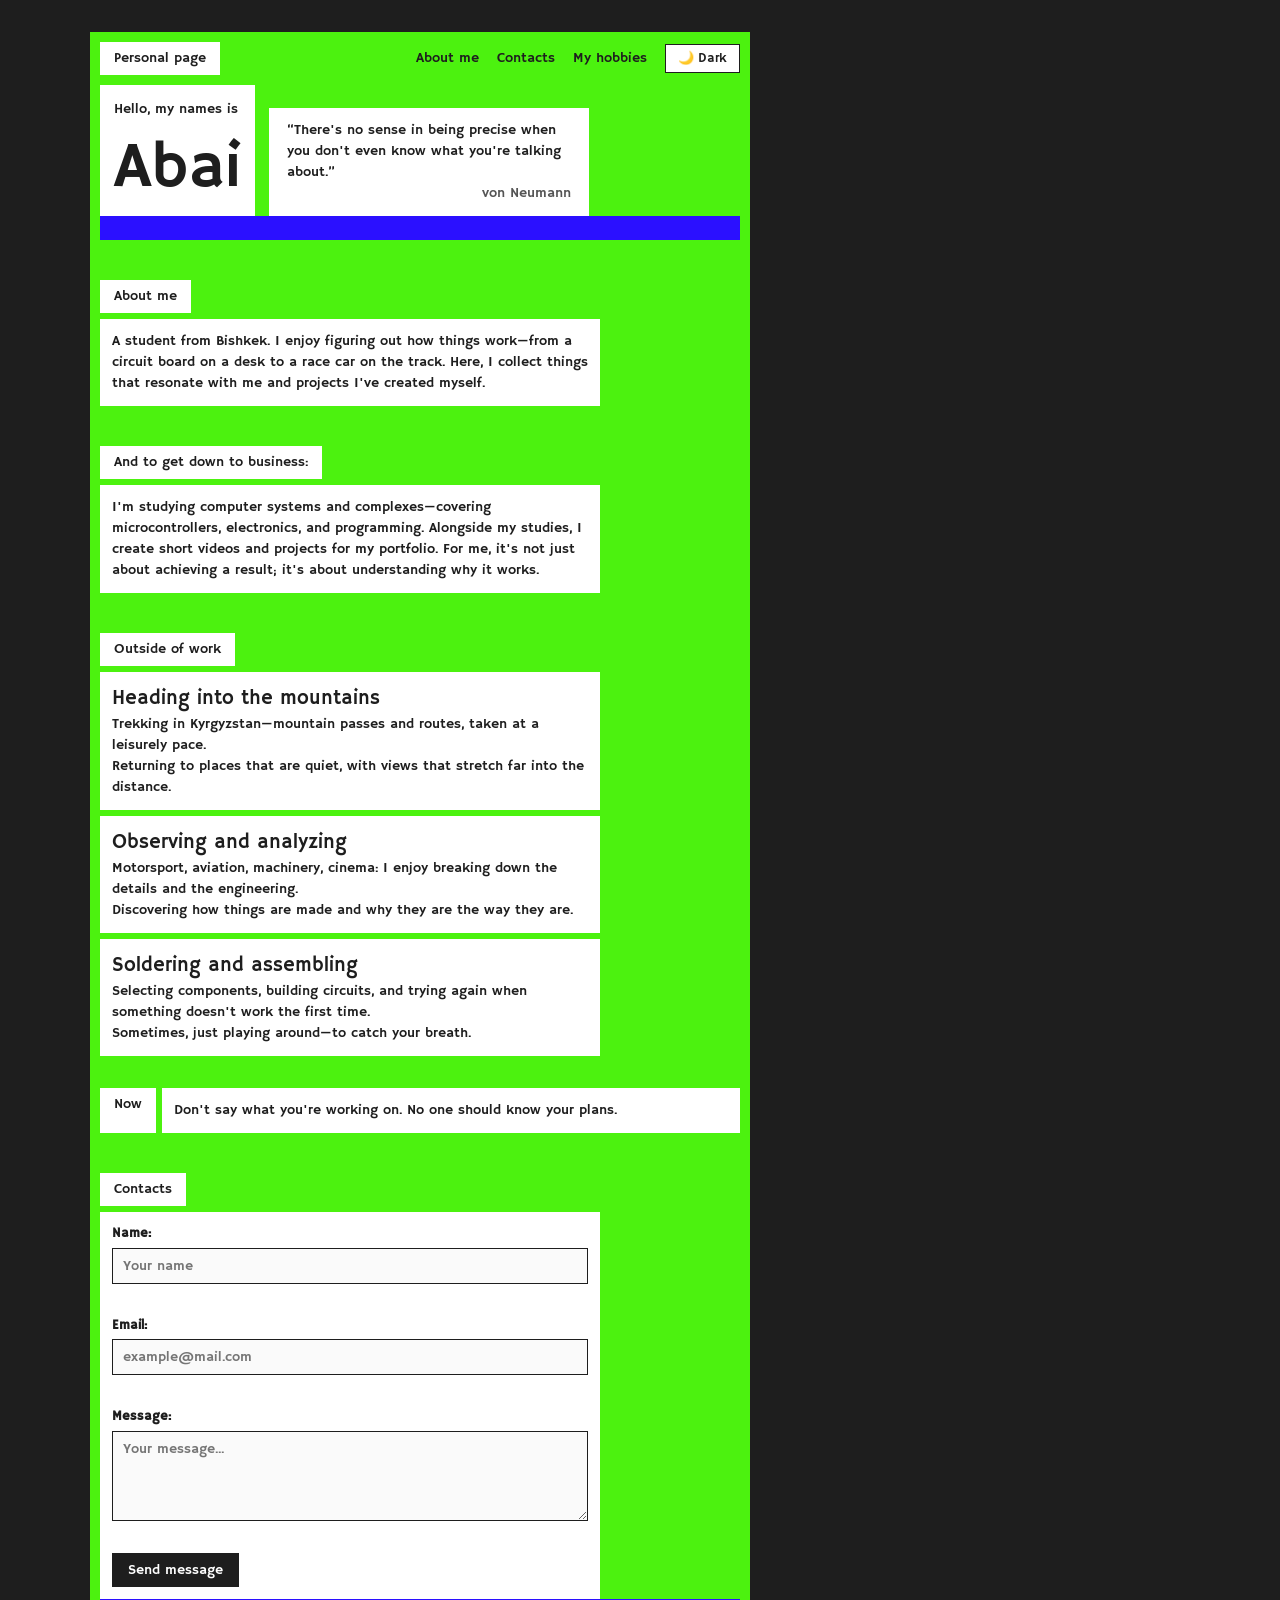
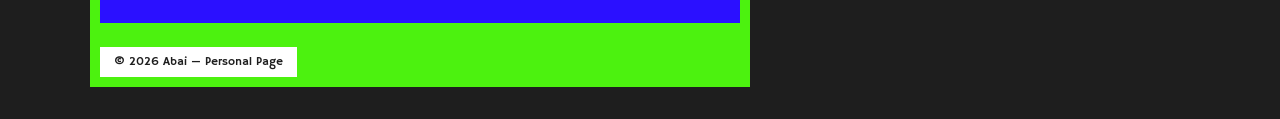
<file: index.html>
<!DOCTYPE html>
<html lang="en">
<head>
  <link rel="icon" type="image/png" href="InShot_20261106_102107932.jpg">
  <meta charset="UTF-8">
  <meta name="viewport" content="width=device-width, initial-scale=1.0">
  <meta name="description" content="Personal page of Abai — student from Bishkek.">
  <title>Abai — Personal page</title>
  <link rel="preconnect" href="https://fonts.googleapis.com">
  <link rel="preconnect" href="https://fonts.gstatic.com" crossorigin>
  <link rel="stylesheet" href="https://fonts.googleapis.com/css2?family=Hammersmith+One&display=swap">
  <link rel="stylesheet" href="abai.css">
  <script src="abai.js" defer></script>
</head>
<body>
  <div class="page">

    <div class="panel">
      <header id="top">
        <h2 class="tag">Personal page</h2>
        <nav aria-label="Main navigation">
          <a href="#about">About me</a>
          <a href="#contacts">Contacts</a>
          <a href="#hobbies">My hobbies</a>
          <button id="theme-toggle" class="tag theme-btn" type="button" aria-label="Toggle theme">🌙 Dark</button>
        </nav>
      </header>

      <main>
        <section class="hero">
          <div class="hello">
            <p>Hello, my names is</p>
            <h1>Abai</h1>
          </div>
          <blockquote>
            <p>“There's no sense in being precise when you don't even know what you're talking about.”</p>
            <p><cite>von Neumann</cite></p>
          </blockquote>
        </section>
        <hr class="bar">

        <section class="section about" id="about">
          <h2 class="tag">About me</h2>
          <p class="box">
            A student from Bishkek. I enjoy figuring out how things work—from a circuit board on a desk to a race car on the track. Here, I collect things that resonate with me and projects I've created myself.
          </p>
        </section>

        <section class="section">
          <h2 class="tag">And to get down to business:</h2>
          <p class="box">
            I'm studying computer systems and complexes—covering microcontrollers, electronics, and programming. Alongside my studies, I create short videos and projects for my portfolio. For me, it's not just about achieving a result; it's about understanding why it works.
          </p>
        </section>

        <section class="section">
          <h2 class="tag">Outside of work</h2>
          <article class="box">
            <h3>Heading into the mountains</h3>
            <p>Trekking in Kyrgyzstan—mountain passes and routes, taken at a leisurely pace.<br>
              Returning to places that are quiet, with views that stretch far into the distance.</p>
          </article>
          <article class="box">
            <h3>Observing and analyzing</h3>
            <p>Motorsport, aviation, machinery, cinema: I enjoy breaking down the details and the engineering.<br>
              Discovering how things are made and why they are the way they are.</p>
          </article>
          <article class="box">
            <h3>Soldering and assembling</h3>
            <p>Selecting components, building circuits, and trying again when something doesn't work the first time.<br>
              Sometimes, just playing around—to catch your breath.</p>
          </article>
        </section>

        <section class="now">
          <h2 class="tag">Now</h2>
          <p class="box">Don't say what you're working on. No one should know your plans.</p>
        </section>

        <section class="section contacts" id="contacts">
          <h2 class="tag">Contacts</h2>
          <div class="box">
            <form id="contact-form" novalidate>
              <div class="form-group">
                <label for="name">Name:</label>
                <input type="text" id="name" name="name" placeholder="Your name" required>
                <span class="error-text" id="name-error"></span>
              </div>
              <div class="form-group">
                <label for="email">Email:</label>
                <input type="email" id="email" name="email" placeholder="example@mail.com" required>
                <span class="error-text" id="email-error"></span>
              </div>
              <div class="form-group">
                <label for="message">Message:</label>
                <textarea id="message" name="message" rows="4" placeholder="Your message..." required></textarea>
                <span class="error-text" id="message-error"></span>
              </div>
              <button type="submit" class="tag btn-submit">Send message</button>
              <p id="form-success" class="success-message" aria-live="polite"></p>
            </form>
          </div>
        </section>
      </main>

      <hr class="bar">

      <footer>
        <p class="tag">© 2026 Abai — Personal Page</p>
      </footer>
    </div>

    <aside id="hobbies" aria-label="My hobbies">
      <div class="aside-top">
        <h2 class="label">hobbies</h2>
        <a class="label" href="#top">close ×</a>
      </div>

      <a href="Aviation.html">
        <figure>
          <img src="aviation.jpg" alt="Passenger airliner on the apron" width="400" height="267">
          <figcaption class="label">Aviation</figcaption>
        </figure>
      </a>

      <a href="Motorsport.html">
        <figure>
          <img src="motorsport.jpg" alt="Formula 1 cars at the race start" width="400" height="267">
          <figcaption class="label">Motorsport</figcaption>
        </figure>
      </a>

      <a href="Technique.html">
        <figure>
          <img src="technique.jpg" alt="Smartphone cameras close-up" width="400" height="267">
          <figcaption class="label">technique</figcaption>
        </figure>
      </a>
    </aside>

  </div>

  <button id="back-to-top" class="tag back-to-top" type="button" aria-label="Back to top">↑ Top</button>
</body>
</html>
</file>
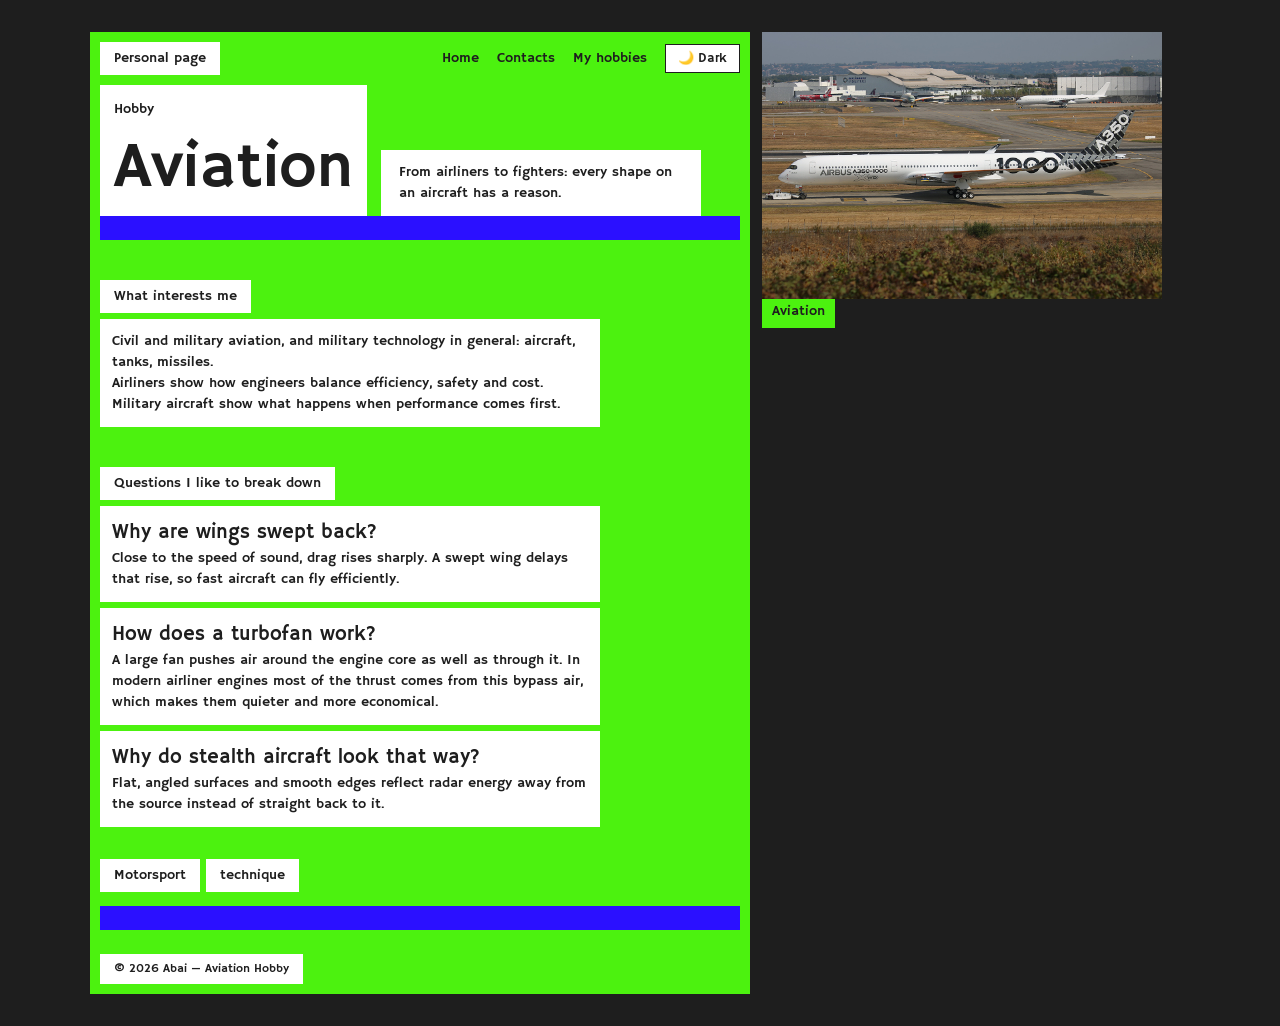
<file: Aviation.html>
<!DOCTYPE html>
<html lang="en">
<head>
  <meta charset="UTF-8">
  <meta name="viewport" content="width=device-width, initial-scale=1.0">
  <meta name="description" content="Abai — aviation: airliners, fighters and the engineering behind flight.">
  <title>Aviation — Abai</title>
  <link rel="preconnect" href="https://fonts.googleapis.com">
  <link rel="preconnect" href="https://fonts.gstatic.com" crossorigin>
  <link rel="stylesheet" href="https://fonts.googleapis.com/css2?family=Hammersmith+One&display=swap">
  <link rel="stylesheet" href="abai.css">
  <script src="abai.js" defer></script>
</head>
<link rel="icon" type="image/png" href="InShot_20261106_102107932.jpg">
<body>
  <div class="page">

    <div class="panel">
      <header id="top">
        <h2 class="tag">Personal page</h2>
        <nav aria-label="Main navigation">
          <a href="index.html">Home</a>
          <a href="index.html#contacts">Contacts</a>
          <a href="index.html#hobbies">My hobbies</a>
          <button id="theme-toggle" class="tag theme-btn" type="button" aria-label="Toggle theme">🌙 Dark</button>
        </nav>
      </header>

      <main>
        <section class="hero">
          <div class="hello">
            <p>Hobby</p>
            <h1>Aviation</h1>
          </div>
          <blockquote>
            <p>From airliners to fighters: every shape on an aircraft has a reason.</p>
          </blockquote>
        </section>
        <hr class="bar">

        <section class="section">
          <h2 class="tag">What interests me</h2>
          <p class="box">
            Civil and military aviation, and military technology in general: aircraft, tanks, missiles.<br>
            Airliners show how engineers balance efficiency, safety and cost. Military aircraft show what happens when performance comes first.
          </p>
        </section>

        <section class="section">
          <h2 class="tag">Questions I like to break down</h2>
          <article class="box">
            <h3>Why are wings swept back?</h3>
            <p>Close to the speed of sound, drag rises sharply. A swept wing delays that rise, so fast aircraft can fly efficiently.</p>
          </article>
          <article class="box">
            <h3>How does a turbofan work?</h3>
            <p>A large fan pushes air around the engine core as well as through it. In modern airliner engines most of the thrust comes from this bypass air, which makes them quieter and more economical.</p>
          </article>
          <article class="box">
            <h3>Why do stealth aircraft look that way?</h3>
            <p>Flat, angled surfaces and smooth edges reflect radar energy away from the source instead of straight back to it.</p>
          </article>
        </section>

        <nav class="now" aria-label="Other hobbies">
          <a class="tag" href="Motorsport.html">Motorsport</a>
          <a class="tag" href="Technique.html">technique</a>
        </nav>
      </main>

      <hr class="bar">

      <footer>
        <p class="tag">© 2026 Abai — Aviation Hobby</p>
      </footer>
    </div>

    <aside>
      <figure>
        <img src="aviation.jpg" alt="Passenger airliner on the apron" width="400" height="267">
        <figcaption class="label">Aviation</figcaption>
      </figure>
    </aside>

  </div>

  <button id="back-to-top" class="tag back-to-top" type="button" aria-label="Back to top">↑ Top</button>
</body>
</html>
</file>
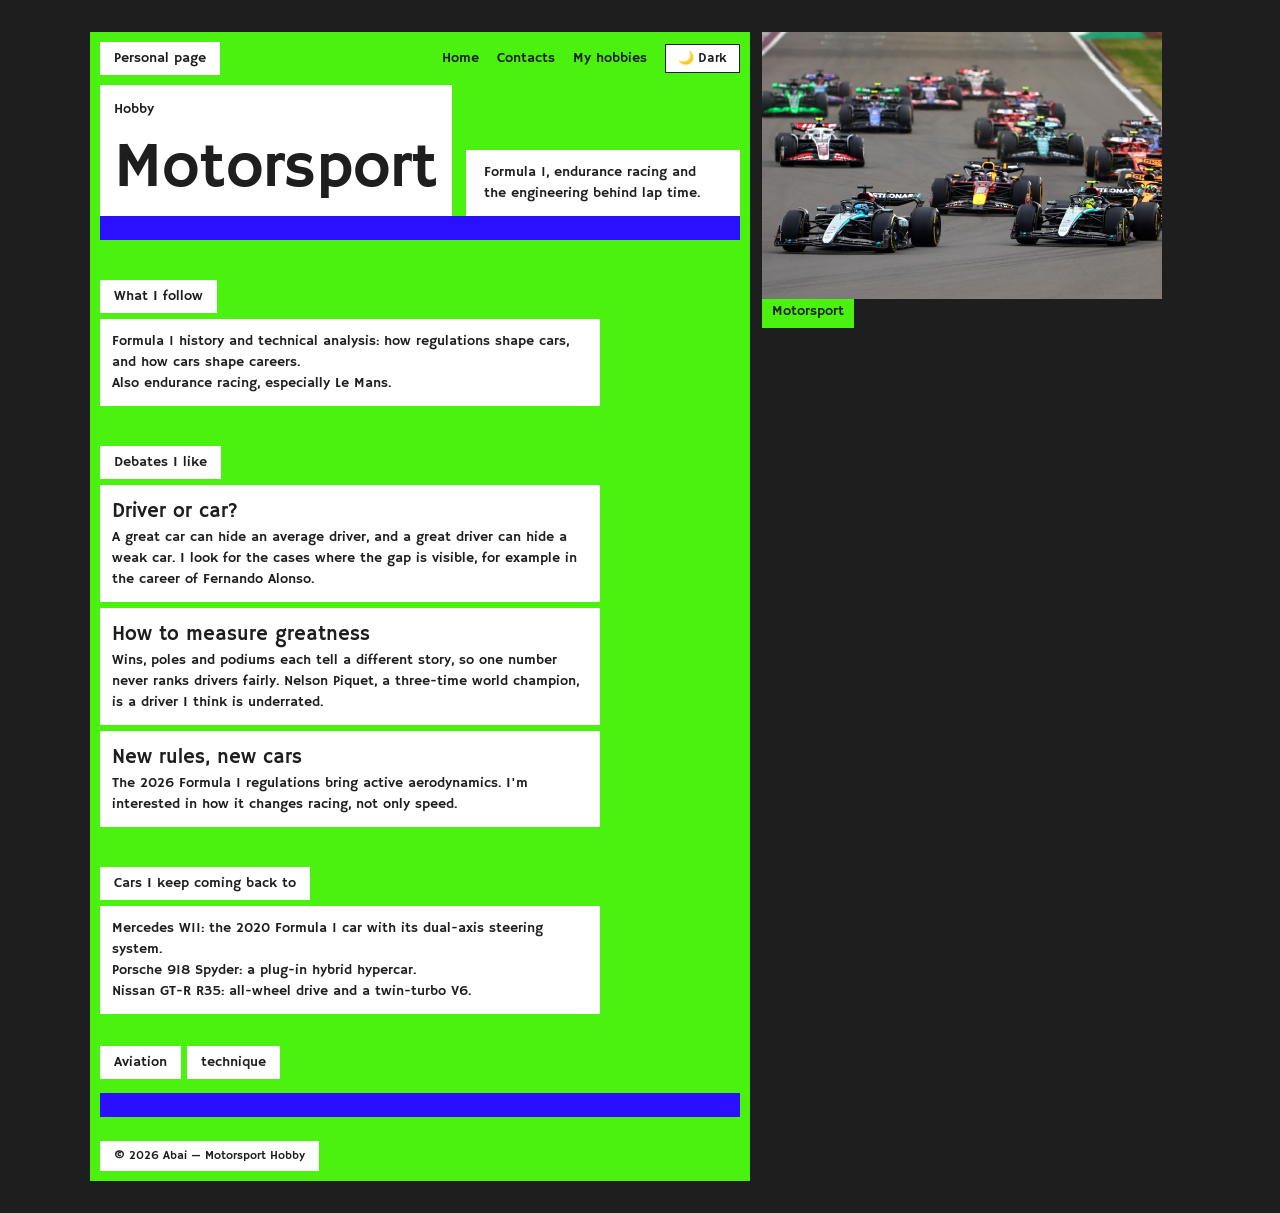
<file: Motorsport.html>
<!DOCTYPE html>
<html lang="en">
<head>
  <link rel="icon" type="image/png" href="InShot_20261106_102107932.jpg">
  <meta charset="UTF-8">
  <meta name="viewport" content="width=device-width, initial-scale=1.0">
  <meta name="description" content="Abai — motorsport: Formula 1 history, engineering and endurance racing.">
  <title>Motorsport — Abai</title>
  <link rel="preconnect" href="https://fonts.googleapis.com">
  <link rel="preconnect" href="https://fonts.gstatic.com" crossorigin>
  <link rel="stylesheet" href="https://fonts.googleapis.com/css2?family=Hammersmith+One&display=swap">
  <link rel="stylesheet" href="abai.css">
  <script src="abai.js" defer></script>
</head>
<body>
  <div class="page">

    <div class="panel">
      <header id="top">
        <h2 class="tag">Personal page</h2>
        <nav aria-label="Main navigation">
          <a href="index.html">Home</a>
          <a href="index.html#contacts">Contacts</a>
          <a href="index.html#hobbies">My hobbies</a>
          <button id="theme-toggle" class="tag theme-btn" type="button" aria-label="Toggle theme">🌙 Dark</button>
        </nav>
      </header>

      <main>
        <section class="hero">
          <div class="hello">
            <p>Hobby</p>
            <h1>Motorsport</h1>
          </div>
          <blockquote>
            <p>Formula 1, endurance racing and the engineering behind lap time.</p>
          </blockquote>
        </section>
        <hr class="bar">

        <section class="section">
          <h2 class="tag">What I follow</h2>
          <p class="box">
            Formula 1 history and technical analysis: how regulations shape cars, and how cars shape careers.<br>
            Also endurance racing, especially Le Mans.
          </p>
        </section>

        <section class="section">
          <h2 class="tag">Debates I like</h2>
          <article class="box">
            <h3>Driver or car?</h3>
            <p>A great car can hide an average driver, and a great driver can hide a weak car. I look for the cases where the gap is visible, for example in the career of Fernando Alonso.</p>
          </article>
          <article class="box">
            <h3>How to measure greatness</h3>
            <p>Wins, poles and podiums each tell a different story, so one number never ranks drivers fairly. Nelson Piquet, a three-time world champion, is a driver I think is underrated.</p>
          </article>
          <article class="box">
            <h3>New rules, new cars</h3>
            <p>The 2026 Formula 1 regulations bring active aerodynamics. I'm interested in how it changes racing, not only speed.</p>
          </article>
        </section>

        <section class="section">
          <h2 class="tag">Cars I keep coming back to</h2>
          <p class="box">
            Mercedes W11: the 2020 Formula 1 car with its dual-axis steering system.<br>
            Porsche 918 Spyder: a plug-in hybrid hypercar.<br>
            Nissan GT-R R35: all-wheel drive and a twin-turbo V6.
          </p>
        </section>

        <nav class="now" aria-label="Other hobbies">
          <a class="tag" href="Aviation.html">Aviation</a>
          <a class="tag" href="Technique.html">technique</a>
        </nav>
      </main>

      <hr class="bar">

      <footer>
        <p class="tag">© 2026 Abai — Motorsport Hobby</p>
      </footer>
    </div>

    <aside>
      <figure>
        <img src="motorsport.jpg" alt="Formula 1 cars at the race start" width="400" height="267">
        <figcaption class="label">Motorsport</figcaption>
      </figure>
    </aside>

  </div>

  <button id="back-to-top" class="tag back-to-top" type="button" aria-label="Back to top">↑ Top</button>
</body>
</html>
</file>
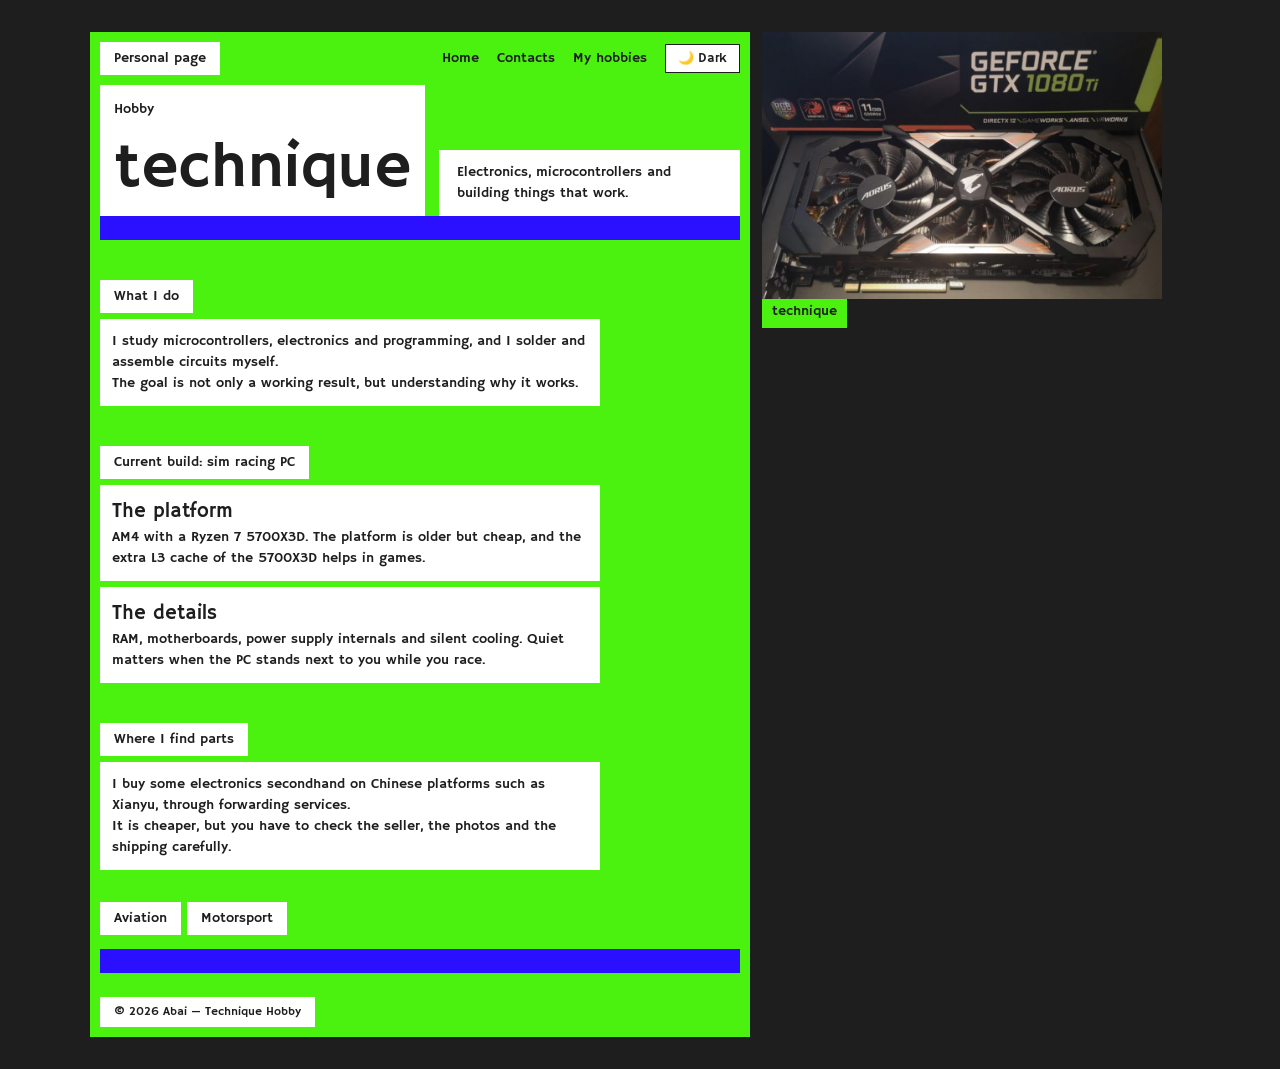
<file: Technique.html>
<!DOCTYPE html>
<html lang="en">
<head>
  <link rel="icon" type="image/png" href="InShot_20261106_102107932.jpg">
  <meta charset="UTF-8">
  <meta name="viewport" content="width=device-width, initial-scale=1.0">
  <meta name="description" content="Abai — technique: electronics, microcontrollers and hardware builds.">
  <title>Technique — Abai</title>
  <link rel="preconnect" href="https://fonts.googleapis.com">
  <link rel="preconnect" href="https://fonts.gstatic.com" crossorigin>
  <link rel="stylesheet" href="https://fonts.googleapis.com/css2?family=Hammersmith+One&display=swap">
  <link rel="stylesheet" href="abai.css">
  <script src="abai.js" defer></script>
</head>
<body>
  <div class="page">

    <div class="panel">
      <header id="top">
        <h2 class="tag">Personal page</h2>
        <nav aria-label="Main navigation">
          <a href="index.html">Home</a>
          <a href="index.html#contacts">Contacts</a>
          <a href="index.html#hobbies">My hobbies</a>
          <button id="theme-toggle" class="tag theme-btn" type="button" aria-label="Toggle theme">🌙 Dark</button>
        </nav>
      </header>

      <main>
        <section class="hero">
          <div class="hello">
            <p>Hobby</p>
            <h1>technique</h1>
          </div>
          <blockquote>
            <p>Electronics, microcontrollers and building things that work.</p>
          </blockquote>
        </section>
        <hr class="bar">

        <section class="section">
          <h2 class="tag">What I do</h2>
          <p class="box">
            I study microcontrollers, electronics and programming, and I solder and assemble circuits myself.<br>
            The goal is not only a working result, but understanding why it works.
          </p>
        </section>

        <section class="section">
          <h2 class="tag">Current build: sim racing PC</h2>
          <article class="box">
            <h3>The platform</h3>
            <p>AM4 with a Ryzen 7 5700X3D. The platform is older but cheap, and the extra L3 cache of the 5700X3D helps in games.</p>
          </article>
          <article class="box">
            <h3>The details</h3>
            <p>RAM, motherboards, power supply internals and silent cooling. Quiet matters when the PC stands next to you while you race.</p>
          </article>
        </section>

        <section class="section">
          <h2 class="tag">Where I find parts</h2>
          <p class="box">
            I buy some electronics secondhand on Chinese platforms such as Xianyu, through forwarding services.<br>
            It is cheaper, but you have to check the seller, the photos and the shipping carefully.
          </p>
        </section>

        <nav class="now" aria-label="Other hobbies">
          <a class="tag" href="Aviation.html">Aviation</a>
          <a class="tag" href="Motorsport.html">Motorsport</a>
        </nav>
      </main>

      <hr class="bar">

      <footer>
        <p class="tag">© 2026 Abai — Technique Hobby</p>
      </footer>
    </div>

    <aside>
      <figure>
        <img src="technique.jpg" alt="Smartphone cameras close-up" width="400" height="267">
        <figcaption class="label">technique</figcaption>
      </figure>
    </aside>

  </div>

  <button id="back-to-top" class="tag back-to-top" type="button" aria-label="Back to top">↑ Top</button>
</body>
</html>
</file>
<file: abai.css>
/* 1. Сброс и базовые стили */
* {
  box-sizing: border-box;
}

body {
  margin: 0;
  padding: 32px 16px;
  background-color: #1e1e1e; /* Тёмный фон*/
  color: #1e1e1e;
  font-family: "Hammersmith One", Arial, sans-serif;
  font-size: 14px;
  line-height: 1.5;
}

/* 2. Заголовки */
h1, h2, h3, p, blockquote, figure {
  margin: 0;
  font-weight: normal;
}

h1 {
  font-size: 64px;
  text-align: right;
}

h2 {
  font-size: inherit;
}

h3 {
  font-size: 20px;
}

/* 3. Сетка: слева зелёная панель*/
.page {
  display: grid;
  grid-template-columns: 660px 400px;
  gap: 12px;
  max-width: 1100px;
  margin: 0 auto;
  align-items: start;
}

/* Зелёная панель */
.panel {
  padding: 10px;
  background-color: #4cf20f;
}

/* Синяя полоса-разделитель из Figma */
hr {
  margin: 0;
  border: 0;
}

.bar {
  height: 24px;
  background-color: #2b10ff;
}

/* 4. Белые плашки контента*/
.tag,
.box,
.hello,
blockquote {
  background-color: #ffffff;
  color: #1e1e1e;
  transition: background-color 0.2s, color 0.2s;
}

.tag {
  display: inline-block;
  padding: 6px 14px;
}

.box {
  max-width: 500px;
  padding: 12px;
}

/* 5. Шапка и меню */
header {
  display: flex;
  justify-content: space-between;
  align-items: center;
  flex-wrap: wrap;
  gap: 10px;
  margin-bottom: 10px;
}

nav {
  display: flex;
  align-items: center;
  gap: 18px;
  flex-wrap: wrap;
}

a {
  color: inherit;
  text-decoration: none;
}

nav a:hover {
  text-decoration: underline;
}

/* Кнопка темы */
.theme-btn {
  border: 1px solid #1e1e1e;
  cursor: pointer;
  font-family: inherit;
  font-size: 13px;
  background-color: #ffffff;
  color: #1e1e1e;
  padding: 5px 12px;
}

.theme-btn:hover {
  background-color: #2b10ff;
  color: #ffffff;
}

/* 6. Имя и цитата */
.hero {
  display: flex;
  align-items: flex-end;
  gap: 14px;
}

.hello {
  padding: 14px 14px 0;
}

blockquote {
  max-width: 320px;
  padding: 12px 18px;
}

cite {
  display: block;
  font-style: normal;
  text-align: right;
  color: #555555;
}

/* 7. Секции текста */
.section {
  display: flex;
  flex-direction: column;
  align-items: flex-start;
  gap: 6px;
  margin-top: 40px;
}

.now {
  display: flex;
  gap: 6px;
  margin: 32px 0 14px;
}

.now .box {
  flex: 1;
  max-width: none;
}

/* 8. Форма контактов */
.contacts .box {
  width: 100%;
  max-width: 500px;
}

.form-group {
  display: flex;
  flex-direction: column;
  gap: 4px;
  margin-bottom: 12px;
}

.form-group label {
  font-size: 13px;
  font-weight: bold;
}

.form-group input,
.form-group textarea {
  width: 100%;
  padding: 8px 10px;
  border: 1px solid #1e1e1e;
  font-family: inherit;
  font-size: 14px;
  background-color: #fafafa;
  color: #1e1e1e;
  outline: none;
  box-sizing: border-box;
}

.form-group input:focus,
.form-group textarea:focus {
  border-color: #2b10ff;
}

.btn-submit {
  border: none;
  cursor: pointer;
  font-family: inherit;
  font-size: 14px;
  background-color: #1e1e1e;
  color: #ffffff;
  padding: 8px 16px;
}

.btn-submit:hover {
  opacity: 0.85;
}

.error-text {
  color: #d32f2f;
  font-size: 12px;
  min-height: 16px;
  display: block;
}

.success-message {
  margin-top: 10px;
  color: #008800;
  font-weight: bold;
  display: none;
}

.success-message.visible {
  display: block;
}

/* 9. Подвал */
footer {
  margin-top: 24px;
  display: flex;
}

footer .tag {
  font-size: 12px;
}

/* 10. Кнопка «Наверх» */
.back-to-top {
  position: fixed;
  bottom: 24px;
  right: 24px;
  border: 2px solid #1e1e1e;
  cursor: pointer;
  font-family: inherit;
  font-size: 14px;
  background-color: #ffffff;
  color: #1e1e1e;
  box-shadow: 3px 3px 0 #1e1e1e;
  opacity: 0;
  pointer-events: none;
  transition: opacity 0.25s, transform 0.2s;
  z-index: 1000;
}

.back-to-top.show {
  opacity: 1;
  pointer-events: auto;
}

.back-to-top:hover {
  transform: translateY(-2px);
  background-color: #2b10ff;
  color: #ffffff;
}

/* 11. Хобби справа */
#hobbies {
  display: none;
}

#hobbies:target {
  display: flex;
  flex-direction: column;
  gap: 10px;
}

.aside-top {
  display: flex;
  justify-content: space-between;
}

.label {
  display: inline-block;
  padding: 2px 10px 6px;
  background-color: #4cf20f;
  color: #1e1e1e;
}

img {
  display: block;
  width: 100%;
  aspect-ratio: 3 / 2;
  object-fit: cover;
}

/* ==============================================
   12. ТЁМНЫЙ РЕЖИМ (#4cf20f)!
   ============================================== */
body.dark-theme .tag,
body.dark-theme .box,
body.dark-theme .hello,
body.dark-theme blockquote,
body.dark-theme .theme-btn,
body.dark-theme .back-to-top {
  background-color: #181818;
  color: #ffffff;
  border-color: #333333;
}

body.dark-theme cite {
  color: #aaaaaa;
}

body.dark-theme .form-group input,
body.dark-theme .form-group textarea {
  background-color: #252525;
  color: #ffffff;
  border-color: #444444;
}

body.dark-theme .form-group input:focus,
body.dark-theme .form-group textarea:focus {
  border-color: #4cf20f;
}

body.dark-theme .btn-submit {
  background-color: #4cf20f;
  color: #181818;
  font-weight: bold;
}

/* 13. Мобильная адаптивность (до 860px) */
@media (max-width: 860px) {
  body {
    padding: 16px 10px;
  }

  .page {
    grid-template-columns: 1fr;
    gap: 16px;
  }

  header {
    flex-direction: column;
    align-items: flex-start;
  }

  nav {
    width: 100%;
    justify-content: space-between;
  }

  .hero {
    flex-direction: column;
    align-items: stretch;
  }

  h1 {
    text-align: left;
    font-size: 48px;
  }

  .box,
  blockquote,
  .contacts .box {
    max-width: none;
  }

  .now {
    flex-direction: column;
  }

  .back-to-top {
    bottom: 16px;
    right: 16px;
    padding: 6px 12px;
  }
}
</file>
